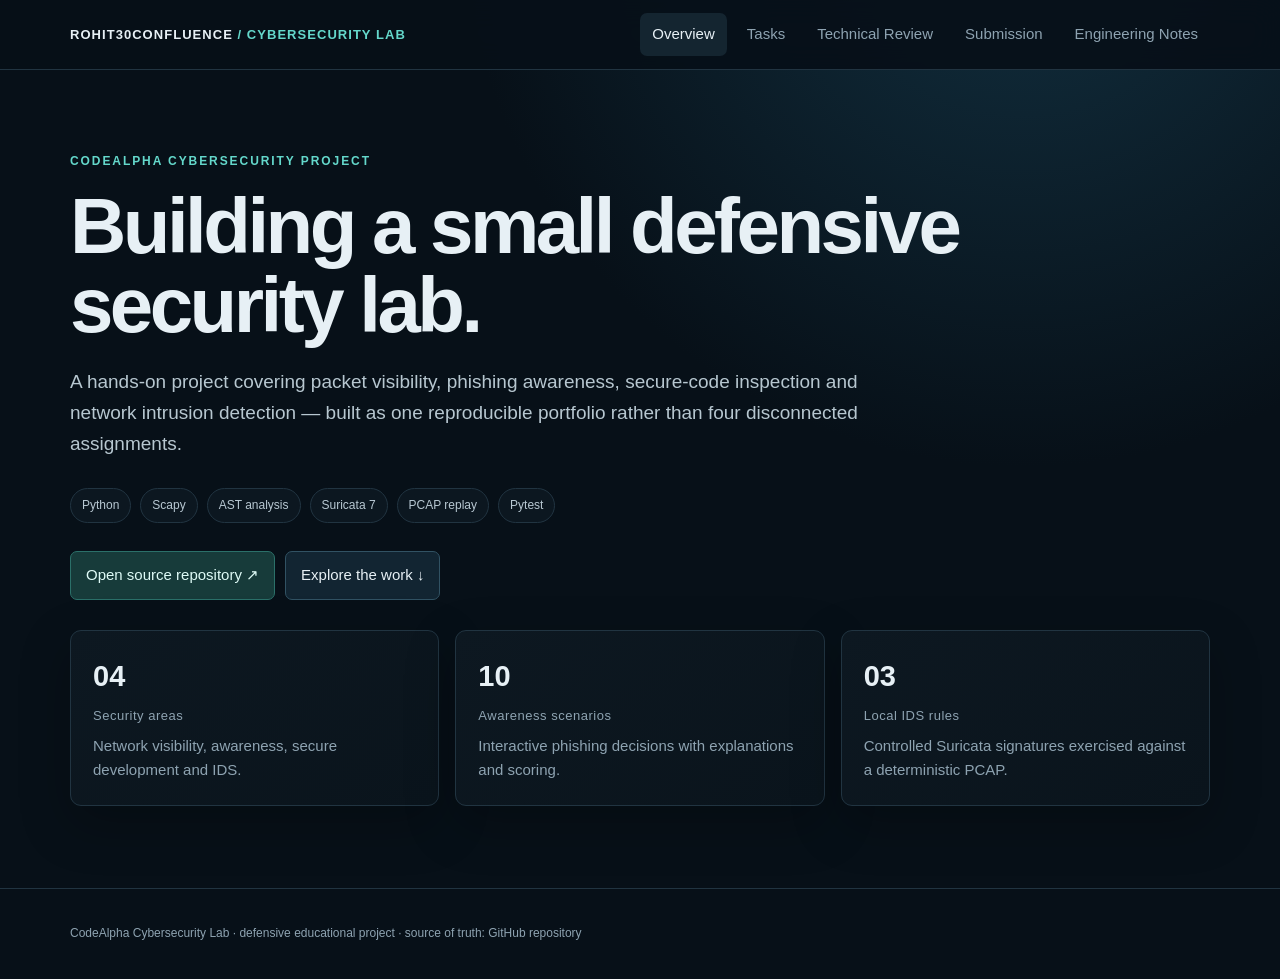
<file: docs/index.html>
<!doctype html>
<html lang="en">
<head>
<meta charset="utf-8">
<meta name="viewport" content="width=device-width,initial-scale=1">
<title>Cybersecurity Lab — Project Presentation</title>
<style>
:root{
  --bg:#071018;--panel:#0d1821;--panel2:#101e29;--line:#213441;
  --text:#e7f0f5;--muted:#8ea3b1;--accent:#64d8cb;--accent2:#8bb8ff;
  --warn:#f1c75b;--danger:#ff7e7e;--good:#72e2a2;--shadow:0 18px 50px rgba(0,0,0,.25)
}
*{box-sizing:border-box}html{scroll-behavior:smooth}
body{margin:0;background:radial-gradient(circle at 80% -10%,#123040 0,#071018 38%);color:var(--text);
font:15px/1.65 -apple-system,BlinkMacSystemFont,"Segoe UI",Roboto,Arial,sans-serif}
button,a{font:inherit}a{color:inherit;text-decoration:none}
.top{position:sticky;top:0;z-index:50;background:rgba(7,16,24,.92);backdrop-filter:blur(14px);border-bottom:1px solid var(--line)}
.nav{max-width:1180px;margin:auto;display:flex;align-items:center;gap:8px;padding:13px 20px}
.logo{font-weight:800;letter-spacing:.08em;margin-right:auto;font-size:13px}
.logo span{color:var(--accent)}
.nav button{border:0;background:transparent;color:var(--muted);padding:9px 12px;border-radius:7px;cursor:pointer}
.nav button:hover,.nav button.on{background:#142530;color:var(--text)}
.wrap{max-width:1180px;margin:auto;padding:0 20px}
section{padding:82px 0;border-bottom:1px solid var(--line)}
.hero{min-height:82vh;display:flex;align-items:center}
.eyebrow{color:var(--accent);font-size:12px;font-weight:800;letter-spacing:.16em;text-transform:uppercase}
h1{font-size:clamp(42px,7vw,78px);line-height:1.02;margin:15px 0 20px;max-width:900px;letter-spacing:-.045em}
h2{font-size:36px;line-height:1.1;margin:8px 0 14px;letter-spacing:-.025em}
h3{margin:0 0 7px;font-size:18px}
.lead{font-size:19px;color:#b7c7d0;max-width:790px}
.meta{display:flex;gap:9px;flex-wrap:wrap;margin:28px 0}
.pill{border:1px solid var(--line);background:#0c1720;padding:7px 11px;border-radius:999px;color:#b8c8d2;font-size:12px}
.cta{display:flex;gap:10px;flex-wrap:wrap;margin-top:25px}
.btn{display:inline-block;border:1px solid #315263;background:#122532;padding:11px 15px;border-radius:7px}
.btn.primary{background:#173b3a;border-color:#2b7069;color:#dffbf7}
.kicker{color:var(--muted);font-size:13px;letter-spacing:.04em}
.grid{display:grid;grid-template-columns:repeat(12,1fr);gap:16px;margin-top:30px}
.card{grid-column:span 4;background:linear-gradient(145deg,var(--panel),#0a141c);border:1px solid var(--line);
border-radius:11px;padding:22px;box-shadow:var(--shadow)}
.card.wide{grid-column:span 6}.card.full{grid-column:1/-1}
.card p{color:var(--muted);margin:7px 0 0}.num{font-size:29px;font-weight:800;margin-bottom:4px}
.taskhead{display:flex;align-items:flex-start;justify-content:space-between;gap:15px}
.tag{font-size:11px;padding:4px 8px;border:1px solid #315263;border-radius:5px;color:#9ec6d5;white-space:nowrap}
.code{background:#071018;border:1px solid var(--line);border-radius:9px;padding:18px;
font:13px/1.7 ui-monospace,SFMono-Regular,Menlo,monospace;color:#bcd2dc;overflow:auto;margin-top:18px}
.code .ok{color:var(--good)}.code .hi{color:var(--danger)}.code .cm{color:#68808d}
.flow{display:grid;grid-template-columns:repeat(5,1fr);gap:8px;margin-top:25px}
.node{border:1px solid var(--line);background:#0b151d;border-radius:8px;padding:15px;text-align:center}
.arrow{display:flex;align-items:center;justify-content:center;color:var(--accent);font-size:20px}
.metric{border-top:1px solid var(--line);margin-top:16px;padding-top:13px;color:var(--muted);font-size:13px}
.alert{border-left:3px solid var(--danger);background:#17151a;padding:13px 15px;margin-top:9px;border-radius:0 7px 7px 0}
.alert b{display:block;color:#ffd3d3}.alert small{color:var(--muted)}
.quiz{margin-top:22px}.choice{width:100%;text-align:left;margin:7px 0;padding:13px 14px;border:1px solid var(--line);
background:#0b151d;color:var(--text);border-radius:7px;cursor:pointer}.choice:hover{border-color:#4b6c7a;background:#10202a}
.result{margin-top:14px;padding:14px;border:1px solid #315263;border-radius:7px;background:#0d1b23;display:none}
.timeline{border-left:1px solid #315263;padding-left:22px;margin-top:25px}
.step{position:relative;margin:0 0 25px}.step:before{content:"";position:absolute;left:-29px;top:8px;width:11px;height:11px;border-radius:50%;background:var(--accent)}
footer{padding:35px 0;color:var(--muted);font-size:12px}
@media(max-width:850px){.card,.card.wide{grid-column:1/-1}.flow{grid-template-columns:1fr}.arrow{transform:rotate(90deg);height:15px}.nav{overflow:auto}.nav button{white-space:nowrap}.hero{min-height:70vh}}
</style>
</head>
<body>

<header class="top">
<nav class="nav">
  <div class="logo">ROHIT30CONFLUENCE <span>/ CYBERSECURITY LAB</span></div>
  <button class="on" data-target="home">Overview</button>
  <button data-target="tasks">Tasks</button>
  <button data-target="review">Technical Review</button>
  <button data-target="submission">Submission</button>
  <button data-target="notes">Engineering Notes</button>
</nav>
</header>

<main>

<section id="home" class="hero">
<div class="wrap">
  <div class="eyebrow">CodeAlpha Cybersecurity Project</div>
  <h1>Building a small defensive security lab.</h1>
  <p class="lead">A hands-on project covering packet visibility, phishing awareness, secure-code inspection and network intrusion detection — built as one reproducible portfolio rather than four disconnected assignments.</p>
  <div class="meta">
    <span class="pill">Python</span><span class="pill">Scapy</span><span class="pill">AST analysis</span>
    <span class="pill">Suricata 7</span><span class="pill">PCAP replay</span><span class="pill">Pytest</span>
  </div>
  <div class="cta">
    <a class="btn primary" href="https://github.com/Rohit30Confluence/CodeAlpha_CyberSecurity" target="_blank">Open source repository ↗</a>
    <a class="btn" href="#tasks">Explore the work ↓</a>
  </div>
  <div class="grid">
    <div class="card"><div class="num">04</div><div class="kicker">Security areas</div><p>Network visibility, awareness, secure development and IDS.</p></div>
    <div class="card"><div class="num">10</div><div class="kicker">Awareness scenarios</div><p>Interactive phishing decisions with explanations and scoring.</p></div>
    <div class="card"><div class="num">03</div><div class="kicker">Local IDS rules</div><p>Controlled Suricata signatures exercised against a deterministic PCAP.</p></div>
  </div>
</div>
</section>

<section id="tasks">
<div class="wrap">
  <div class="eyebrow">The work</div><h2>Four security problems. One lab.</h2>
  <p class="lead">Each section below shows what was built, how it behaves, and what evidence exists in the repository.</p>

  <div class="grid">
    <article class="card wide">
      <div class="taskhead"><div><span class="tag">TASK 01</span><h3 style="margin-top:12px">Network Sniffer</h3></div><span class="pill">Python / Scapy</span></div>
      <p>Packet metadata is summarized into a compact, readable view: source, destination, protocol, ports, timestamp and length. Live capture is bounded and opt-in.</p>
      <div class="code"><span class="cm"># representative output</span><br>
TCP&nbsp;&nbsp;192.168.1.10:51524 → 93.184.216.34:443&nbsp;&nbsp;len=74<br>
DNS&nbsp;&nbsp;192.168.1.10:52741 → 192.168.1.1:53&nbsp;&nbsp;&nbsp;&nbsp;len=86<br>
ICMP&nbsp; 192.168.1.1 → 192.168.1.10&nbsp;&nbsp;&nbsp;&nbsp;&nbsp;&nbsp;&nbsp;&nbsp;len=98</div>
      <div class="metric">Implementation focus: protocol visibility without dumping packet payloads.</div>
    </article>

    <article class="card wide">
      <div class="taskhead"><div><span class="tag">TASK 02</span><h3 style="margin-top:12px">Phishing Awareness</h3></div><span class="pill">Interactive training</span></div>
      <p>Scenarios cover lookalike domains, QR links, MFA fatigue, impersonation, malicious updates and safe reporting. The point is decision-making, not memorising definitions.</p>
      <div class="quiz">
        <div><b>Quick check:</b> A message says your account will close in 10 minutes and asks you to approve an unexpected MFA prompt. What do you do?</div>
        <button class="choice" onclick="answer(this,false)">Approve it so the account isn't locked.</button>
        <button class="choice" onclick="answer(this,true)">Deny it, verify independently and report the attempt.</button>
        <div class="result" id="quizResult"></div>
      </div>
      <div class="metric">Training module: 10 scenarios with scoring and explanations.</div>
    </article>

    <article class="card wide">
      <div class="taskhead"><div><span class="tag">TASK 03</span><h3 style="margin-top:12px">Secure Coding Review</h3></div><span class="pill">Python AST</span></div>
      <p>A focused static reviewer walks Python syntax trees and flags selected high-risk calls. Findings include severity, location, explanation and remediation guidance in the report.</p>
      <div class="code"><span class="hi">HIGH</span>  eval(user_input)<br>
<span class="hi">HIGH</span>  exec(source)<br>
<span class="hi">HIGH</span>  pickle.loads(data)<br>
<span class="hi">HIGH</span>  subprocess.run(cmd, shell=True)</div>
      <div class="metric">Scope is intentionally narrow; it is not presented as a complete secure-code audit.</div>
    </article>

    <article class="card wide">
      <div class="taskhead"><div><span class="tag">TASK 04</span><h3 style="margin-top:12px">Network IDS Lab</h3></div><span class="pill">Suricata 7</span></div>
      <p>A capability-restricted Suricata container loads local rules and inspects a deterministic offline PCAP. The lab produces an actual alert and EVE JSON evidence.</p>
      <div class="alert"><b>[1:1000001:1] CODEALPHA LAB Connection to monitored administrative service</b><small>{TCP} 192.0.2.10:49152 → 172.28.0.2:445</small></div>
      <div class="metric">Evidence chain: generated PCAP → Suricata replay → rule match → alert output.</div>
    </article>
  </div>
</div>
</section>

<section id="review">
<div class="wrap">
  <div class="eyebrow">Technical review</div><h2>What is actually happening under the hood?</h2>
  <p class="lead">The presentation is only the front door. The repository contains the implementation, tests, rules and reports behind these demonstrations.</p>
  <div class="flow">
    <div class="node"><b>Input</b><br><span class="kicker">packets / scenarios / code / PCAP</span></div>
    <div class="arrow">→</div>
    <div class="node"><b>Analysis</b><br><span class="kicker">Scapy / quiz / AST / Suricata</span></div>
    <div class="arrow">→</div>
    <div class="node"><b>Evidence</b><br><span class="kicker">findings / scores / alerts / tests</span></div>
  </div>
  <div class="grid">
    <div class="card"><h3>Defensive by design</h3><p>Capture is bounded, payloads are omitted from the sniffer display, and the IDS demonstration uses an offline lab rather than touching production traffic.</p></div>
    <div class="card"><h3>Reproducible</h3><p>The Suricata exercise uses deterministic PCAP generation and pinned container configuration so the alert path can be demonstrated consistently.</p></div>
    <div class="card"><h3>Honest scope</h3><p>This is an educational security lab, not a production SIEM, endpoint agent, complete SAST platform or enterprise IDS deployment.</p></div>
  </div>
  <div class="timeline">
    <div class="step"><b>1 — Build the visibility layer</b><br><span class="kicker">Summarize packet metadata and keep live capture bounded.</span></div>
    <div class="step"><b>2 — Add human-factor security</b><br><span class="kicker">Turn phishing indicators into decisions a learner can practice.</span></div>
    <div class="step"><b>3 — Inspect application code</b><br><span class="kicker">Use AST traversal to identify a selected set of dangerous Python constructs.</span></div>
    <div class="step"><b>4 — Validate detection</b><br><span class="kicker">Generate known traffic, replay it through Suricata and verify the resulting alert.</span></div>
  </div>
</div>
</section>

<section id="submission">
<div class="wrap">
  <div class="eyebrow">Submission view</div><h2>Everything an evaluator needs in one place.</h2>
  <p class="lead">The repository is the source of truth. This page makes the project easy to understand before the reviewer dives into individual files.</p>
  <div class="grid">
    <div class="card full">
      <h3>Repository</h3>
      <p>Source, tests, Suricata configuration, rules and reports are maintained together in the project repository.</p>
      <div class="cta"><a class="btn primary" target="_blank" href="https://github.com/Rohit30Confluence/CodeAlpha_CyberSecurity">View CodeAlpha_CyberSecurity on GitHub ↗</a></div>
    </div>
    <div class="card"><h3>Network Sniffer</h3><p>Python implementation + bounded capture path + packet metadata tests.</p></div>
    <div class="card"><h3>Phishing Awareness</h3><p>Interactive scenarios, scoring and category feedback.</p></div>
    <div class="card"><h3>Secure Coding</h3><p>AST reviewer and written findings/remediation report.</p></div>
    <div class="card"><h3>Suricata IDS</h3><p>Rules, Docker configuration, deterministic PCAP and alert output.</p></div>
    <div class="card full">
      <h3>Evidence standard</h3>
      <p>Claims on this presentation are intentionally limited to work that can be traced back to the repository and its documented verification. Browser demonstrations are illustrative; they do not replace execution of the underlying security tooling.</p>
    </div>
  </div>
</div>
</section>

<section id="notes">
<div class="wrap">
  <div class="eyebrow">Engineering notes</div><h2>What I would improve next.</h2>
  <p class="lead">This is not a list of assignment instructions. It is the engineering direction for turning the lab into a stronger security portfolio.</p>
  <div class="grid">
    <div class="card"><h3>Packet analytics</h3><p>Add protocol statistics, flow grouping and exportable summaries while keeping capture privacy-conscious.</p></div>
    <div class="card"><h3>Detection quality</h3><p>Expand IDS rules with better thresholds, rule metadata and structured alert triage.</p></div>
    <div class="card"><h3>Code review depth</h3><p>Add additional secure-coding checks and eventually data-flow/dependency analysis rather than claiming completeness now.</p></div>
    <div class="card"><h3>Security operations</h3><p>Connect alerts to a small local dashboard and introduce severity-based triage and investigation workflows.</p></div>
    <div class="card wide"><h3>Professional direction</h3><p>The next version should demonstrate not just that a security tool can detect something, but that an analyst can explain the signal, validate it, assess the risk and recommend a defensible response.</p></div>
    <div class="card wide"><h3>Portfolio principle</h3><p>Keep the implementation public, the evidence reproducible and the limitations explicit. A smaller system that can be demonstrated end-to-end is more credible than a large list of unsupported features.</p></div>
  </div>
</div>
</section>

</main>
<footer><div class="wrap">CodeAlpha Cybersecurity Lab · defensive educational project · source of truth: GitHub repository</div></footer>

<script>
const buttons=[...document.querySelectorAll(".nav button")];
const sections=[...document.querySelectorAll("main section")];
function go(id){
  sections.forEach(s=>s.hidden=s.id!==id);
  buttons.forEach(b=>b.classList.toggle("on",b.dataset.target===id));
  history.replaceState(null,"","#"+id);
  window.scrollTo({top:0,behavior:"smooth"});
}
buttons.forEach(b=>b.addEventListener("click",()=>go(b.dataset.target)));
const initial=location.hash.slice(1);
go(sections.some(s=>s.id===initial)?initial:"home");
function answer(el,correct){
  document.querySelectorAll(".choice").forEach(x=>x.disabled=true);
  const r=document.getElementById("quizResult"); r.style.display="block";
  r.innerHTML=correct
    ? "<b>Correct.</b> Deny the prompt, verify through a trusted channel and report the attempt. Unexpected MFA approvals are a common social-engineering signal."
    : "<b>Not recommended.</b> An unexpected MFA prompt should not be approved. Deny it, verify independently and report the activity.";
}
</script>
</body>
</html>
</file>
